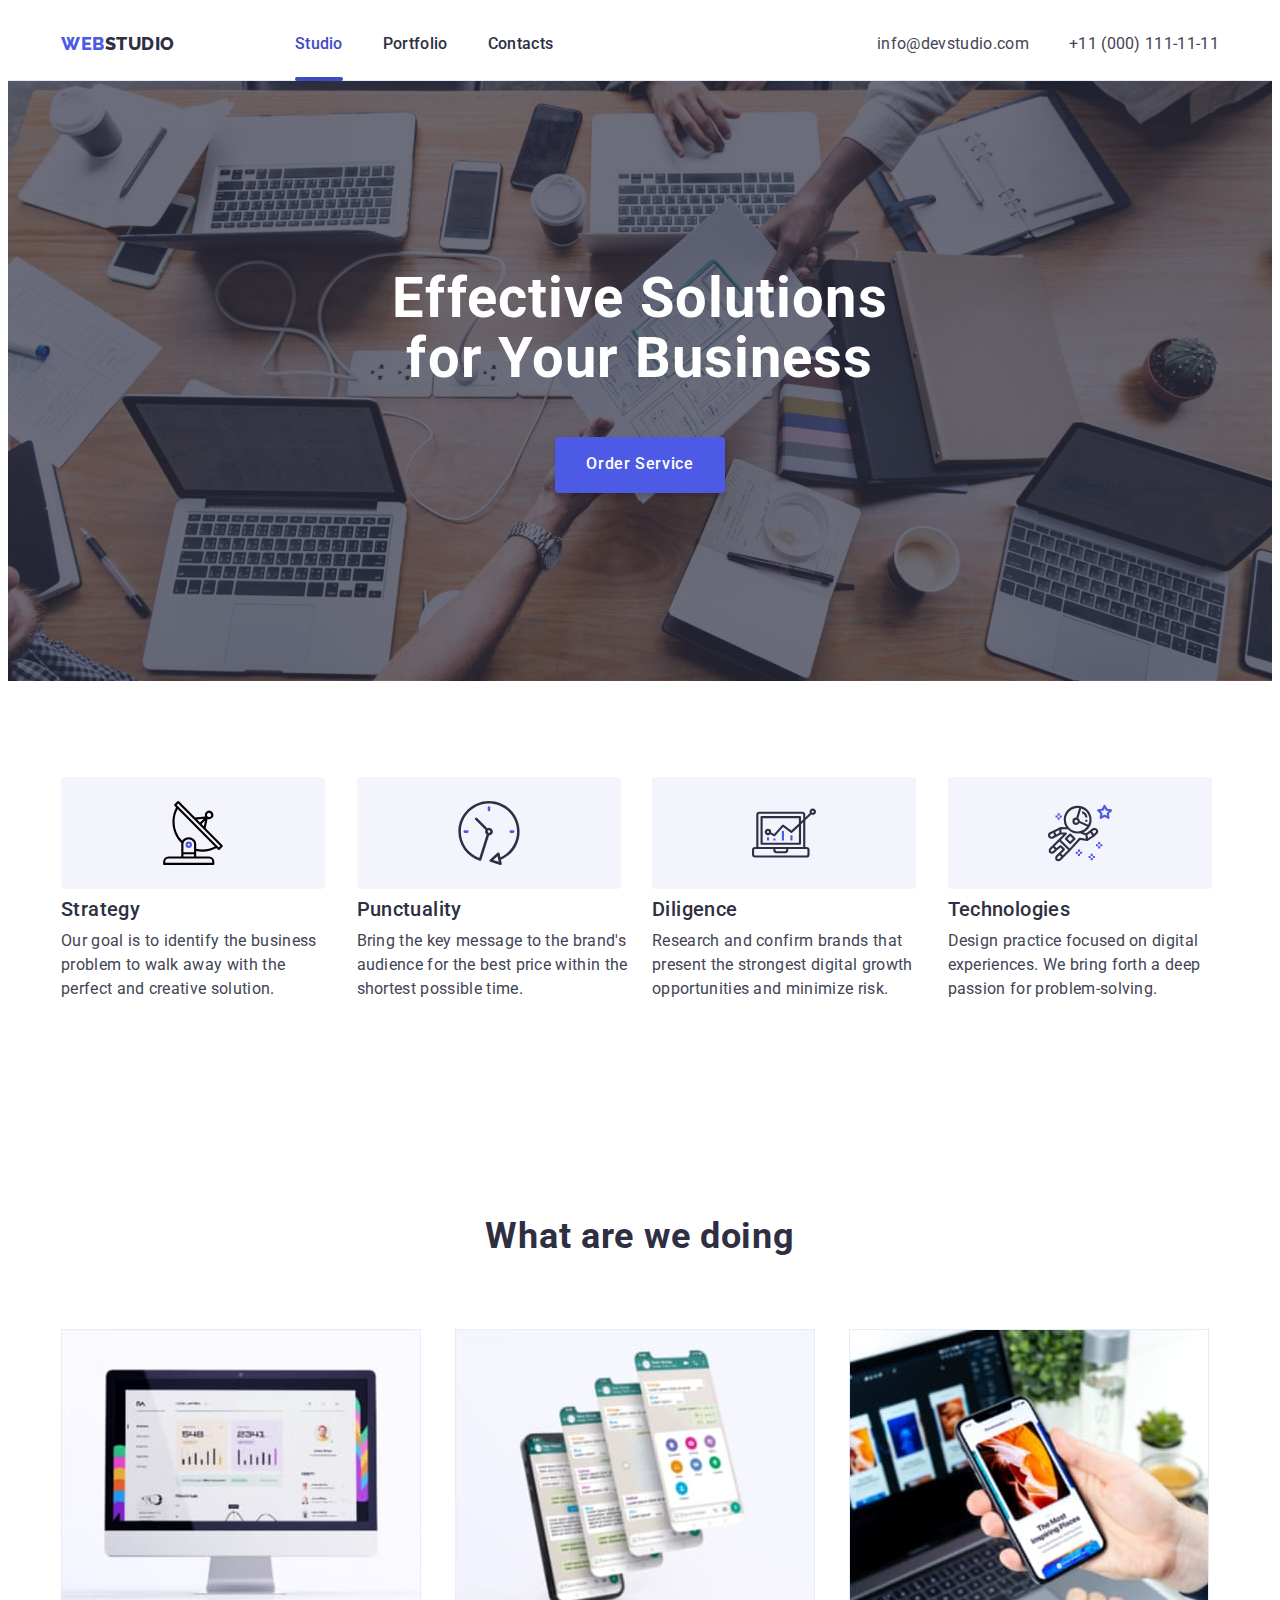
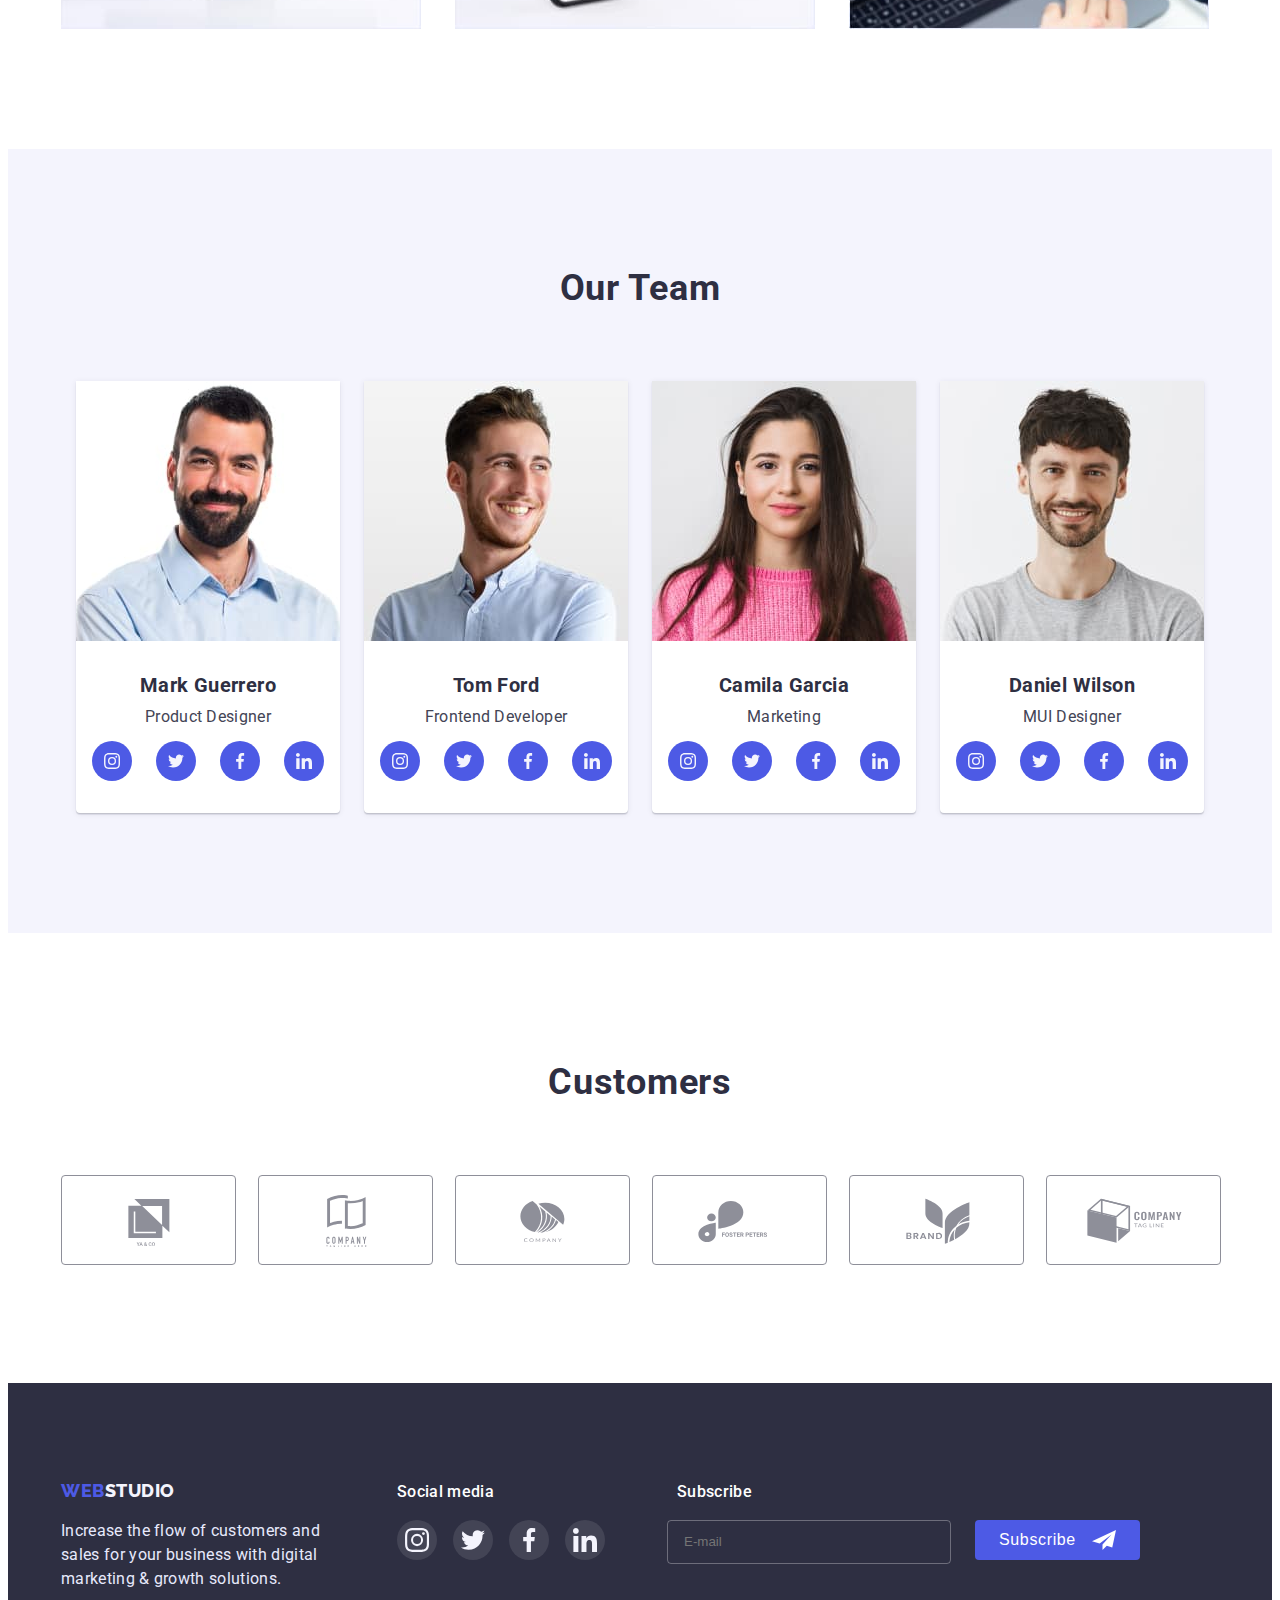
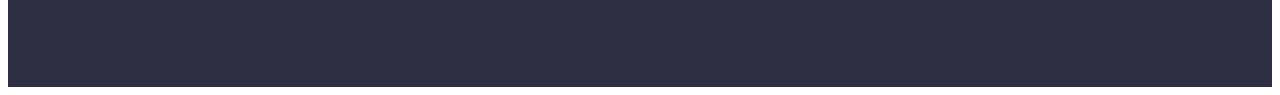
<file: index.html>
<!DOCTYPE html>
<html lang="en">
<head>
    <meta charset="UTF-8">
    <meta http-equiv="X-UA-Compatible" content="IE=edge">
    <meta name="viewport" content="width=device-width, initial-scale=1.0">
    <title>WebStudio</title>
    <link href="https://fonts.googleapis.com/css2?family=Raleway:wght@800&family=Roboto:wght@400;500;700;900&display=swap" rel="stylesheet"
    />
    <link rel="stylesheet" href="https://cdnjs.cloudflare.com/ajax/libs/modern-normalize/1.1.0/modern-normalize.min.css" 
    integrity="sha512-wpPYUAdjBVSE4KJnH1VR1HeZfpl1ub8YT/NKx4PuQ5NmX2tKuGu6U/JRp5y+Y8XG2tV+wKQpNHVUX03MfMFn9Q==" 
    crossorigin="anonymous" 
    referrerpolicy="no-referrer" 
    />
    <link rel="stylesheet" href="css/styles.css" />
    <link rel="stylesheet" href="css/mobil.css" />
    <link rel="stylesheet" href="css/tablet.css" />
    <link rel="stylesheet" href="css/desktop.css" />
</head>
<body>
    <header class="header">
        <div class="container">
           <nav class="menu-nav">
                <a href="./index.html" class="logo header-logo"><span class="accent">Web</span>Studio</a>
                <ul class="menu-list">
                    <li class="menu-item"><a href="./index.html" class="menu-link current">Studio</a></li>
                    <li class="menu-item"><a href="./portfolio.html" class="menu-link">Portfolio</a></li>
                    <li class="menu-item"><a href="" class="menu-link">Contacts</a></li>
                </ul>
           </nav>
            <ul class="header-list"> 
                <li class="header-item"><a href="mailto:info@devstudio.com" class="header-link">info@devstudio.com</a></li>
                <li class="header-item"><a href="tel:+11(000)111-11-11" class="header-link">+11 (000) 111-11-11</a></li>
            </ul>
            <button type="button" class="menu-open" data-menu-open>
                <svg class="menu-open-icon" width="32" height="22">
                    <use href="./imges/icon.svg#icon-hamburger"></use>
                </svg>
            </button>
        </div>
        <div class="mob-menu is-hidden" data-menu>
            <div class="container">
                <div class="mob-menu-top">
                    <button type="button" class="menu-close" data-menu-close>
                        <svg class="menu-close-icon" width="8" height="8">
                            <use href="./imges/icon.svg#icon-close-btn"></use>
                        </svg>
                    </button>
                    <nav>
                        <ul class="mob-menu-list">
                            <li class="mob-menu-item"><a href="./index.html" class="mob-menu-link current">Studio</a></li>
                            <li class="mob-menu-item"><a href="./portfolio.html" class="mob-menu-link">Portfolio</a></li>
                            <li class="mob-menu-item"><a href="" class="mob-menu-link">Contacts</a></li>
                        </ul>
                    </nav>
                </div>
                <div class="mob-menu-bottom">
                    <ul class="mob-menu-bottom-list"> 
                        <li class="mob-menu-bottom-item"><a href="mailto:info@devstudio.com" class="mob-menu-mail">info@devstudio.com</a></li>
                        <li class="mob-menu-bottom-item"><a href="tel:+11(000)111-11-11" class="mob-menu-tel">+11 (000) 111-11-11</a></li>
                    </ul>
                    <ul class="mob-menu-soc-list">
                        <li class="mob-menu-soc-item">
                            <a href="" class="mob-menu-soc-link">
                                <svg class="mob-menu-soc-icon" width="24" height="24">
                                    <use href="./imges/icon.svg#icon-instagram"></use>
                                </svg>
                            </a>
                        </li>
                        <li class="mob-menu-soc-item">
                            <a href="" class="mob-menu-soc-link">
                                <svg class="mob-menu-soc-icon" width="24" height="24">
                                    <use href="./imges/icon.svg#icon-twitter"></use>
                                </svg>
                            </a>
                        </li>
                        <li class="mob-menu-soc-item">
                            <a href="" class="mob-menu-soc-link">
                                <svg class="mob-menu-soc-icon" width="24" height="24">
                                    <use href="./imges/icon.svg#icon-facebook"></use>
                                </svg>
                            </a>
                        </li>
                        <li class="mob-menu-soc-item">
                            <a href="" class="mob-menu-soc-link">
                                <svg class="mob-menu-soc-icon" width="24" height="24">
                                    <use href="./imges/icon.svg#icon-linkedin"></use>
                                </svg>
                            </a>
                        </li>
                    </ul>
                </div>
            </div>
        </div>
    </header>
    <main>
        <section class="hero overlay">
            <div class="container">
                <h1 class="hero-name">Effective Solutions <br /> for Your Business</h1> 
                <button type="button" class="btn hero-btn" data-modal-open>Order Service</button>
            </div>
         </section>
         <section class="skills">
            <div class="container">
                <h2 class="skills-title visually-hidden">Skills</h2>
                <ul class="skills-list">
                    <li class="skills-item">
                       <div class="icon-wrap">
                            <svg class="skills-icon" width="64" height="64">
                                <use href="./imges/icon.svg#icon-antenna"></use>
                            </svg>
                       </div>
                        <h3 class="skills-item-title">Strategy</h3>
                         <p class="text">Our goal is to identify the business
                             problem to walk away with the perfect and creative solution. </p>
                   </li>
                    <li class="skills-item">
                        <div class="icon-wrap">
                            <svg class="skills-icon" width="64" height="64">
                                <use href="./imges/icon.svg#icon-clock"></use>
                            </svg>
                       </div>
                        <h3 class="skills-item-title">Punctuality</h3>
                        <p class="text">Bring the key message to the brand's audience for the best price within the shortest possible time.</p>
                    </li>
                    <li class="skills-item">
                        <div class="icon-wrap">
                            <svg class="skills-icon" width="64" height="64">
                                <use href="./imges/icon.svg#icon-diagram"></use>
                            </svg>
                       </div>
                        <h3 class="skills-item-title">Diligence</h3>
                        <p class="text">Research and confirm brands that present the strongest digital growth opportunities and minimize risk.</p>
                    </li>
                    <li class="skills-item">
                        <div class="icon-wrap">
                            <svg class="skills-icon" width="64" height="64">
                                <use href="./imges/icon.svg#icon-astronaut"></use>
                            </svg>
                       </div>
                        <h3 class="skills-item-title">Technologies</h3>
                        <p class="text">Design practice focused on digital experiences. We bring forth a deep passion for problem-solving.</p>
                    </li>
                </ul>
            </div>
         </section>
         <section class="descr section">
            <div class="container">
                    <h2 class="descr-title">What are we doing</h2>
                 <ul class="descr-list">
                     <li class="descr-item">
                         <img src="./imges/Rectangle71.jpg" alt="laptop" width="360">
                     </li>
                     <li class="descr-item">
                         <img src="./imges/Rectangle72.jpg" alt="phone with pages" width="360">
                     </li>
                     <li class="descr-item">
                         <img src="./imges/Rectangle73.jpg" alt="phone in hand" width="360">
                     </li>
                 </ul>
            </div>
         </section>
         <section class="team section">
             <div class="container">
                    <h2 class="team-title">Our Team</h2>
                 <ul class="team-list">
                    <li class="team-item">
                        <img 
                        src="./imges/img.jpg"
                        srcset="./imges/img.jpg 1x, ./imges/img-2x.jpg 2x"
                        alt="Mark Guerrero" 
                        width="264">
                        <div class="team-item-wrap">
                            <h3 class="team-item-title">Mark Guerrero</h3>
                            <p class="text">Product Designer</p>
                            <ul class="team-soc-list">
                                <li class="team-soc-item">
                                    <a href="" class="team-soc-link">
                                        <svg class="team-soc-icon" width="16" height="16">
                                            <use href="./imges/icon.svg#icon-instagram"></use>
                                        </svg>
                                    </a>
                                </li>
                                <li class="team-soc-item">
                                    <a href="" class="team-soc-link">
                                        <svg class="team-soc-icon" width="16" height="16">
                                            <use href="./imges/icon.svg#icon-twitter"></use>
                                        </svg>
                                    </a>
                                </li>
                                <li class="team-soc-item">
                                    <a href="" class="team-soc-link">
                                        <svg class="team-soc-icon" width="16" height="16">
                                            <use href="./imges/icon.svg#icon-facebook"></use>
                                        </svg>
                                    </a>
                                </li>
                                <li class="team-soc-item">
                                    <a href="" class="team-soc-link">
                                        <svg class="team-soc-icon" width="16" height="16">
                                            <use href="./imges/icon.svg#icon-linkedin"></use>
                                        </svg>
                                    </a>
                                </li>
                            </ul>
                        </div>
                    </li>
                    <li class="team-item">
                        <img 
                        src="./imges/img2.jpg"
                        srcset="./imges/img2.jpg 1x, ./imges/img2-2x.jpg 2x" 
                        alt="Tom Ford" 
                        width="264">
                        <div class="team-item-wrap">
                            <h3 class="team-item-title">Tom Ford</h3>
                            <p class="text">Frontend Developer</p>
                            <ul class="team-soc-list">
                                <li class="team-soc-item">
                                    <a href="" class="team-soc-link">
                                        <svg class="team-soc-icon" width="16" height="16">
                                            <use href="./imges/icon.svg#icon-instagram"></use>
                                        </svg>
                                    </a>
                                </li>
                                <li class="team-soc-item">
                                    <a href="" class="team-soc-link">
                                        <svg class="team-soc-icon" width="16" height="16">
                                            <use href="./imges/icon.svg#icon-twitter"></use>
                                        </svg>
                                    </a>
                                </li>
                                <li class="team-soc-item">
                                    <a href="" class="team-soc-link">
                                        <svg class="team-soc-icon" width="16" height="16">
                                            <use href="./imges/icon.svg#icon-facebook"></use>
                                        </svg>
                                    </a>
                                </li>
                                <li class="team-soc-item">
                                    <a href="" class="team-soc-link">
                                        <svg class="team-soc-icon" width="16" height="16">
                                            <use href="./imges/icon.svg#icon-linkedin"></use>
                                        </svg>
                                    </a>
                                </li>
                            </ul>
                        </div>
                    </li>
                    <li class="team-item">
                        <img 
                        src="./imges/img3.jpg"
                        srcset="./imges/img3.jpg 1x, ./imges/img3-2x.jpg 2x" 
                        alt="Camila Garcia" 
                        width="264">
                        <div class="team-item-wrap">
                            <h3 class="team-item-title">Camila Garcia</h3>
                           <p class="text">Marketing</p>
                           <ul class="team-soc-list">
                                <li class="team-soc-item">
                                <a href="" class="team-soc-link">
                                    <svg class="team-soc-icon" width="16" height="16">
                                        <use href="./imges/icon.svg#icon-instagram"></use>
                                    </svg>
                                </a>
                                </li>
                                <li class="team-soc-item">
                                <a href="" class="team-soc-link">
                                    <svg class="team-soc-icon" width="16" height="16">
                                        <use href="./imges/icon.svg#icon-twitter"></use>
                                    </svg>
                                </a>
                                </li>
                                <li class="team-soc-item">
                                <a href="" class="team-soc-link">
                                    <svg class="team-soc-icon" width="16" height="16">
                                        <use href="./imges/icon.svg#icon-facebook"></use>
                                    </svg>
                                </a>
                                </li>
                                <li class="team-soc-item">
                                    <a href="" class="team-soc-link">
                                        <svg class="team-soc-icon" width="16" height="16">
                                            <use href="./imges/icon.svg#icon-linkedin"></use>
                                        </svg>
                                    </a>
                                </li>
                            </ul>
                        </div>
                    </li>
                    <li class="team-item">
                        <img 
                        src="./imges/img4.jpg"
                        srcset="./imges/img4.jpg 1x, ./imges/img4-2x.jpg 2x"  
                        alt="Daniel Wilson" 
                        width="264">
                        <div class="team-item-wrap">
                            <h3 class="team-item-title">Daniel Wilson</h3>
                           <p class="text">MUI Designer</p>
                           <ul class="team-soc-list">
                            <li class="team-soc-item">
                                <a href="" class="team-soc-link">
                                    <svg class="team-soc-icon" width="16" height="16">
                                        <use href="./imges/icon.svg#icon-instagram"></use>
                                    </svg>
                                </a>
                            </li>
                            <li class="team-soc-item">
                                <a href="" class="team-soc-link">
                                    <svg class="team-soc-icon" width="16" height="16">
                                        <use href="./imges/icon.svg#icon-twitter"></use>
                                    </svg>
                                </a>
                            </li>
                            <li class="team-soc-item">
                                <a href="" class="team-soc-link">
                                    <svg class="team-soc-icon" width="16" height="16">
                                        <use href="./imges/icon.svg#icon-facebook"></use>
                                    </svg>
                                </a>
                            </li>
                            <li class="team-soc-item">
                                <a href="" class="team-soc-link">
                                    <svg class="team-soc-icon" width="16" height="16">
                                        <use href="./imges/icon.svg#icon-linkedin"></use>
                                    </svg>
                                </a>
                            </li>
                        </ul>
                        </div>
                    </li>
                 </ul>
             </div>
         </section>
         <section class="customers">
            <div class="container">
                <h2 class="customers-title">Customers</h2>
                <ul class="customers-list">
                    <li class="customers-item">
                        <a href="" class="customers-link">
                            <svg class="customers-icon" width="104" height="56">
                                <use href="./imges/icon.svg#icon-logo-first"></use>
                            </svg>
                        </a>
                    </li>
                    <li class="customers-item">
                        <a href="" class="customers-link">
                            <svg class="customers-icon" width="104" height="56">
                                <use href="./imges/icon.svg#icon-logo-second"></use>
                            </svg>
                        </a>
                    </li>
                    <li class="customers-item">
                        <a href="" class="customers-link">
                            <svg class="customers-icon" width="104" height="56">
                                <use href="./imges/icon.svg#icon-logo-third"></use>
                            </svg>
                        </a>
                    </li>
                    <li class="customers-item">
                        <a href="" class="customers-link">
                            <svg class="customers-icon" width="104" height="56">
                                <use href="./imges/icon.svg#icon-logo-fourth"></use>
                            </svg>
                        </a>
                    </li>
                    <li class="customers-item" >
                        <a href="" class="customers-link">
                            <svg class="customers-icon" width="104" height="56">
                                <use href="./imges/icon.svg#icon-logo-fifth"></use>
                            </svg>
                        </a>
                    </li>
                    <li class="customers-item">
                        <a href="" class="customers-link">
                            <svg class="customers-icon" width="104" height="56">
                                <use href="./imges/icon.svg#icon-logo-sixth"></use>
                            </svg>
                        </a>
                    </li>
                </ul>
            </div>
         </section>
    </main>
    <footer class="footer">
       <div class="container">
            <div class="footer-wrap">
                <a href="./index.html" class="logo"><span class="accent">Web</span>Studio</a>
                <p class="footer-text">Increase the flow of customers and sales for your business with digital marketing & growth solutions.</p>
            </div>
            <div class="soc-madia-wrap">
                <h3 class="soc-madia-title">Social media</h3>
                <ul class="soc-madia-list">
                    <li class="soc-madia-item">
                        <a href="" class="soc-madia-link">
                            <svg class="soc-madia-icon" width="24" height="24">
                                <use href="./imges/icon.svg#icon-instagram"></use>
                            </svg>
                        </a>
                    </li>
                    <li class="soc-madia-item">
                        <a href="" class="soc-madia-link">
                            <svg class="soc-madia-icon" width="24" height="24">
                                <use href="./imges/icon.svg#icon-twitter"></use>
                            </svg>
                        </a>
                    </li>
                    <li class="soc-madia-item">
                        <a href="" class="soc-madia-link">
                            <svg class="soc-madia-icon" width="24" height="24">
                                <use href="./imges/icon.svg#icon-facebook"></use>
                            </svg>
                        </a>
                    </li>
                    <li class="soc-madia-item">
                        <a href="" class="soc-madia-link">
                            <svg class="soc-madia-icon" width="24" height="24">
                                <use href="./imges/icon.svg#icon-linkedin"></use>
                            </svg>
                        </a>
                    </li>
                </ul>
            </div>
            <div class="subscribe-wrap">
                <h3 class="subscribe-title">Subscribe</h3>
                <form class="subscribe-form">
                    <div class="subscribe-form-top">
                        <label for="user-email" class="subscribe-text"></label>
                        <input type="email" name="email" id="user-email" class="subscribe-input" placeholder="E-mail">
                    </div>
                    <div class="subscribe-form-btm">
                        <div class="btn-wrap">
                            <button type="submit" class="subscribe-btn">Subscribe
                            <svg class="subscribe-icon" width="24" height="24">
                                <use href="./imges/icon.svg#icon-plane"></use>
                            </svg>
                            </button>
                        </div>
                    </div>
                </form>
            </div>
       </div>
    </footer>
    <div class="backdrop is-hidden" data-modal>
        <div class="modal">
            <button type="button" class="modal-close" data-modal-close>
                <svg class="modal-close-icon" width="8" height="8">
                    <use href="./imges/icon.svg#icon-close-btn"></use>
                </svg>
            </button>
            <p class="modal-title">Leave your contacts and we will call you back</p>
            <form class="modal-form">
                <div class="modal-field">
                    <label for="name" class="input-text">Name</label>
                    <div class="input-wrap">
                        <input type="text" name="name" id="name" class="modal-input">
                        <svg class="input-icon" width="18" height="18">
                            <use href="./imges/icon.svg#icon-person"></use>
                        </svg>
                    </div>
                </div>
                <div class="modal-field">
                    <label for="tel" class="input-text">Phone</label>
                   <div class="input-wrap">
                        <input type="tel" name="tel" id="tel" class="modal-input">
                        <svg class="input-icon" width="18" height="24">
                            <use href="./imges/icon.svg#icon-phone"></use>
                        </svg>
                   </div>
                </div>
                <div class="modal-field">
                    <label for="email" class="input-text">Email</label>
                    <div class="input-wrap">
                        <input type="email" name="email" id="email" class="modal-input">
                        <svg class="input-icon" width="18" height="24">
                            <use href="./imges/icon.svg#icon-email"></use>
                        </svg>
                    </div>
                </div>
                <div class="modal-field">
                    <label for="comment" class="input-text">Comment</label>
                    <textarea name="comment" id="comment" class="modal-comment" placeholder="Text input"></textarea>
                </div>
                <div class="modal-field">
                    <input type="checkbox" name="policy" id="policy" value="true" class="input-check visually-hidden" required>
                    <label for="policy" class="check-text">
                        <span>
                        <svg class="check-icon" width="10" height="8">
                             <use href="./imges/icon.svg#icon-yes"></use>
                        </svg>
                        </span>I accept the terms and conditions of the&#160;<a href="" class="check-link">Privacy Policy</a>
                    </label>
                </div>
                <button type="submit" class="submit-btn">Send</button>
            </form>
        </div>
    </div>
    <script src="./js/modal.js"></script>
    <script src="./js/menu.js"></script>
</body>
</html>
</file>
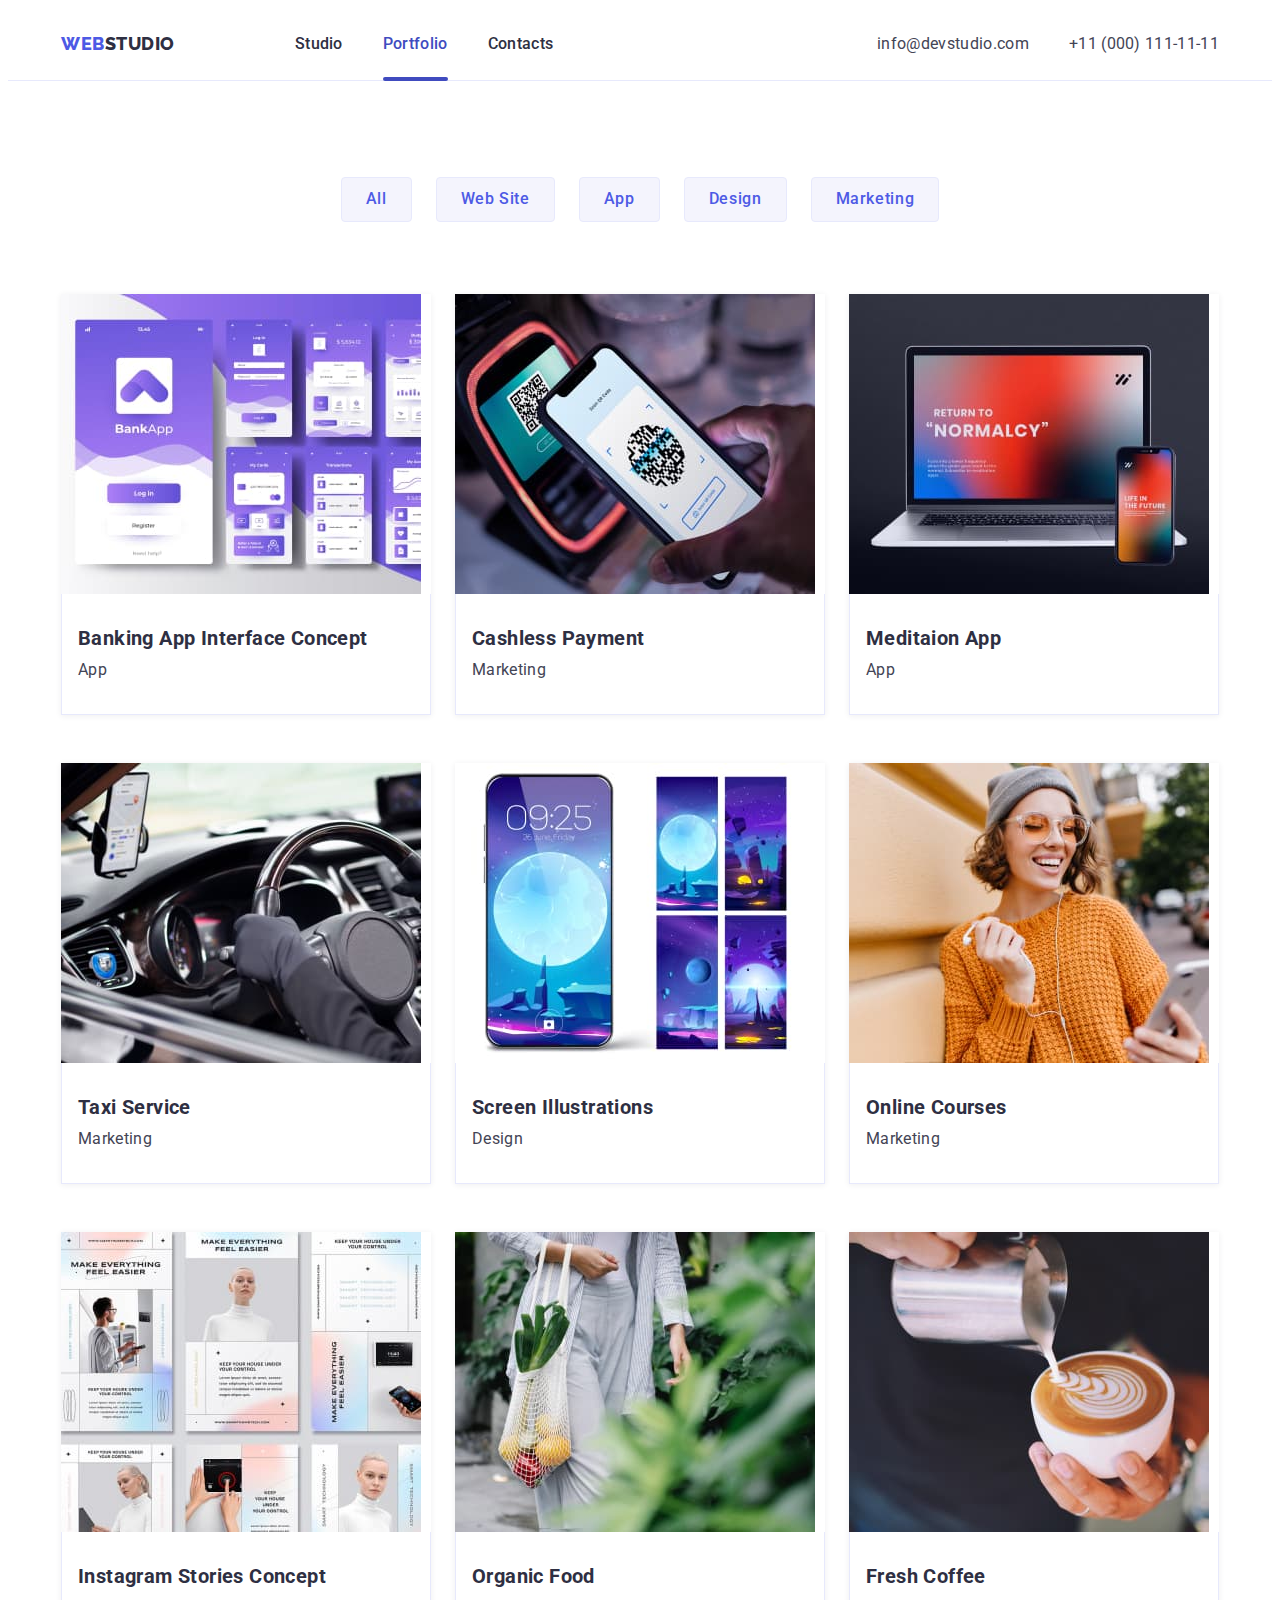
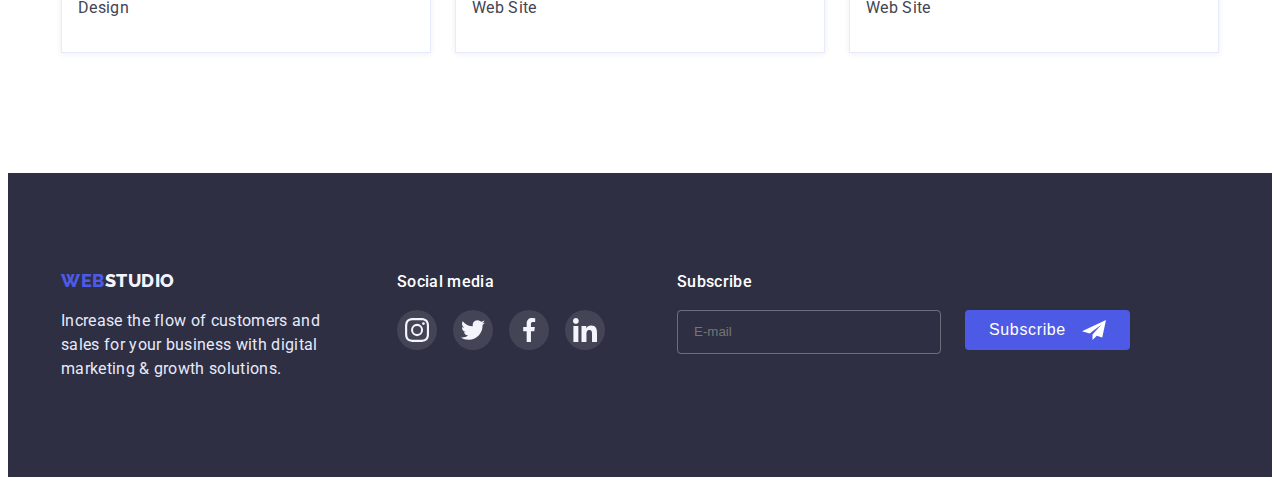
<file: portfolio.html>
<!DOCTYPE html>
<html lang="en">
<head>
    <meta charset="UTF-8">
    <meta http-equiv="X-UA-Compatible" content="IE=edge">
    <meta name="viewport" content="width=device-width, initial-scale=1.0">
    <title>WebStudio</title>
    <link href="https://fonts.googleapis.com/css2?family=Raleway:wght@800&family=Roboto:wght@400;500;700;900&display=swap" rel="stylesheet" />
     <link rel="stylesheet" href="https://cdnjs.cloudflare.com/ajax/libs/modern-normalize/1.1.0/modern-normalize.min.css" 
    integrity="sha512-wpPYUAdjBVSE4KJnH1VR1HeZfpl1ub8YT/NKx4PuQ5NmX2tKuGu6U/JRp5y+Y8XG2tV+wKQpNHVUX03MfMFn9Q==" 
    crossorigin="anonymous" 
    referrerpolicy="no-referrer" 
    />
    <link rel="stylesheet" href="css/styles.css" />
    <link rel="stylesheet" href="css/mobil.css" />
    <link rel="stylesheet" href="css/tablet.css" />
    <link rel="stylesheet" href="css/desktop.css" />
</head>
<body>
    <header class="header">
        <div class="container">
           <nav class="menu-nav">
                <a href="./index.html" class="logo header-logo"><span class="accent">Web</span>Studio</a>
                <ul class="menu-list">
                    <li class="menu-item"><a href="./index.html" class="menu-link">Studio</a></li>
                    <li class="menu-item"><a href="./portfolio.html" class="menu-link current">Portfolio</a></li>
                    <li class="menu-item"><a href="" class="menu-link">Contacts</a></li>
                </ul>
           </nav>
            <ul class="header-list"> 
                <li class="header-item"><a href="mailto:info@devstudio.com" class="header-link">info@devstudio.com</a></li>
                <li class="header-item"><a href="tel:+11(000)111-11-11" class="header-link">+11 (000) 111-11-11</a></li>
            </ul>
        </div>
    </header>
   <main>
    <section class="portfolio">
        <div class="container">
            <h1 class="portfolio-title visually-hidden">Portfolio</h1>
            <ul class="portfolio-list">
                <li class="portfolio-item"><button type="button" class="btn portfolio-btn">All</button></li>
                <li class="portfolio-item"><button type="button" class="btn portfolio-btn">Web Site</button></li>
                <li class="portfolio-item"><button type="button" class="btn portfolio-btn">App</button></li>
                <li class="portfolio-item"><button type="button" class="btn portfolio-btn">Design</button></li>
                <li class="portfolio-item"><button type="button" class="btn portfolio-btn">Marketing</button></li>
            </ul>
            <ul class="portfolio-menu-list">
                <li class="portfolio-menu-item">
                    <a href="/" class="portfolio-menu-link">
                    <div class="portfolio-menu-wrap">
                        <img src="./imges/img-bank.jpg" alt="banking app" width="360">
                        <p class="portfolio-menu-text">14 Stylish and User-Friendly App Design Concepts · Task Manager App · Calorie Tracker App · Exotic Fruit Ecommerce App · Cloud Storage App</p>
                    </div>
                        <div class="card-wrap">
                            <h2 class="portfolio-menu-title">Banking App Interface Concept</h2>
                            <p class="text">App</p>
                        </div>
                    </a>
                </li>
                <li class="portfolio-menu-item">
                    <a href="/" class="portfolio-menu-link"> 
                    <div class="portfolio-menu-wrap">
                        <img src="./imges/img-pay.jpg" alt="payment" width="360">
                        <p class="portfolio-menu-text">14 Stylish and User-Friendly App Design Concepts · Task Manager App · Calorie Tracker App · Exotic Fruit Ecommerce App · Cloud Storage App</p>
                    </div>
                        <div class="card-wrap">
                            <h2 class="portfolio-menu-title">Cashless Payment</h2>
                            <p class="text">Marketing</p>
                        </div>
                    </a>
                </li>
                <li class="portfolio-menu-item">
                    <a href="/" class="portfolio-menu-link">
                    <div class="portfolio-menu-wrap">
                        <img src="./imges/img-medit.jpg" alt="laptop and phone" width="360">
                        <p class="portfolio-menu-text">14 Stylish and User-Friendly App Design Concepts · Task Manager App · Calorie Tracker App · Exotic Fruit Ecommerce App · Cloud Storage App</p>
                    </div>
                        <div class="card-wrap">
                            <h2 class="portfolio-menu-title">Meditaion App</h2>
                            <p class="text">App</p>
                        </div>
                    </a>
                </li>
                <li class="portfolio-menu-item">
                    <a href="/" class="portfolio-menu-link">
                    <div class="portfolio-menu-wrap">
                        <img src="./imges/img-taxi.jpg" alt="taxi" width="360">
                        <p class="portfolio-menu-text">14 Stylish and User-Friendly App Design Concepts · Task Manager App · Calorie Tracker App · Exotic Fruit Ecommerce App · Cloud Storage App</p>
                    </div>
                        <div class="card-wrap">
                            <h2 class="portfolio-menu-title">Taxi Service</h2>
                            <p class="text">Marketing</p>
                       </div>
                    </a>
                </li>
                <li class="portfolio-menu-item">
                   <a href="/" class="portfolio-menu-link">
                    <div class="portfolio-menu-wrap">
                        <img src="./imges/img-screen.jpg" alt="phone and screens" width="360">
                        <p class="portfolio-menu-text">14 Stylish and User-Friendly App Design Concepts · Task Manager App · Calorie Tracker App · Exotic Fruit Ecommerce App · Cloud Storage App</p>
                    </div>
                       <div class="card-wrap">
                            <h2 class="portfolio-menu-title">Screen Illustrations</h2>
                            <p class="text">Design</p>
                       </div>
                   </a>
                </li>
                <li class="portfolio-menu-item">
                   <a href="/" class="portfolio-menu-link">
                    <div class="portfolio-menu-wrap">
                        <img src="./imges/img-courses.jpg" alt="girl with phone" width="360">
                        <p class="portfolio-menu-text">14 Stylish and User-Friendly App Design Concepts · Task Manager App · Calorie Tracker App · Exotic Fruit Ecommerce App · Cloud Storage App</p>
                    </div>
                       <div class="card-wrap">
                            <h2 class="portfolio-menu-title">Online Courses</h2>
                            <p class="text">Marketing</p>
                       </div>
                   </a>
                </li>
                <li class="portfolio-menu-item">
                    <a href="/" class="portfolio-menu-link">
                    <div class="portfolio-menu-wrap">
                        <img src="./imges/img-stories.jpg" alt="stories exemples" width="360">
                        <p class="portfolio-menu-text">14 Stylish and User-Friendly App Design Concepts · Task Manager App · Calorie Tracker App · Exotic Fruit Ecommerce App · Cloud Storage App</p>
                    </div>
                       <div class="card-wrap">
                            <h2 class="portfolio-menu-title">Instagram Stories Concept</h2>
                            <p class="text">Design</p>
                       </div>
                    </a>
                </li>
                <li class="portfolio-menu-item">
                    <a href="/" class="portfolio-menu-link">
                    <div class="portfolio-menu-wrap">
                        <img src="./imges/img-food.jpg" alt="woman carrying groceries" width="360">
                        <p class="portfolio-menu-text">14 Stylish and User-Friendly App Design Concepts · Task Manager App · Calorie Tracker App · Exotic Fruit Ecommerce App · Cloud Storage App</p>
                    </div>
                       <div class="card-wrap">
                            <h2 class="portfolio-menu-title">Organic Food</h2>
                            <p class="text">Web Site</p>
                       </div>
                    </a>
                </li>
                <li class="portfolio-menu-item">
                    <a href="/" class="portfolio-menu-link">
                    <div class="portfolio-menu-wrap">
                        <img src="./imges/img-coffee.jpg" alt="cup of coffee" width="360">
                        <p class="portfolio-menu-text">14 Stylish and User-Friendly App Design Concepts · Task Manager App · Calorie Tracker App · Exotic Fruit Ecommerce App · Cloud Storage App</p>
                    </div>
                        <div class="card-wrap">
                            <h2 class="portfolio-menu-title">Fresh Coffee</h2>
                            <p class="text">Web Site</p>
                        </div>
                    </a>
                </li>
            </ul>
        </div>
    </section>
   </main>
   <footer class="footer">
    <div class="container">
         <div class="footer-wrap">
             <a href="./index.html" class="logo"><span class="accent">Web</span>Studio</a>
             <p class="footer-text">Increase the flow of customers and sales for your business with digital marketing & growth solutions.</p>
         </div>
         <div class="soc-madia-wrap">
             <h3 class="soc-madia-title">Social media</h3>
             <ul class="soc-madia-list">
                 <li class="soc-madia-item">
                     <a href="" class="soc-madia-link">
                         <svg class="soc-madia-icon" width="24" height="24">
                             <use href="./imges/icon.svg#icon-instagram"></use>
                         </svg>
                     </a>
                 </li>
                 <li class="soc-madia-item">
                     <a href="" class="soc-madia-link">
                         <svg class="soc-madia-icon" width="24" height="24">
                             <use href="./imges/icon.svg#icon-twitter"></use>
                         </svg>
                     </a>
                 </li>
                 <li class="soc-madia-item">
                     <a href="" class="soc-madia-link">
                         <svg class="soc-madia-icon" width="24" height="24">
                             <use href="./imges/icon.svg#icon-facebook"></use>
                         </svg>
                     </a>
                 </li>
                 <li class="soc-madia-item">
                     <a href="" class="soc-madia-link">
                         <svg class="soc-madia-icon" width="24" height="24">
                             <use href="./imges/icon.svg#icon-linkedin"></use>
                         </svg>
                     </a>
                 </li>
             </ul>
         </div>
         <div class="subscribe-wrap">
            <h3 class="subscribe-title">Subscribe</h3>
            <form class="subscribe-form">
                <label for="user-email" class="subscribe-text"></label>
                <input type="email" name="email" id="user-email" class="subscribe-input" placeholder="E-mail">
                <div class="btn-wrap">
                    <button type="submit" class="subscribe-btn">Subscribe
                    <svg class="subscribe-icon" width="24" height="24">
                        <use href="./imges/icon.svg#icon-plane"></use>
                    </svg>
                    </button>
                </div>
        </form>
        </div>
    </div>
 </footer>
</body>
</html>
</file>
<file: css/styles.css>
:root {
    --second-text-color:#2E2F42;
    --first-text-color: #434455; 
    --first-background-color: #ffffff;
    --secong-background-color: #2E2F42;
    --accent : #4D5AE5;
    --footer-text : #E7E9FC;
}

body {
    background-color: var(--first-background-color);
    color: var(--first-text-color) ;
    font-family: 'Roboto', sans-serif;
}

.no-scroll {
    overflow: hidden;
}

h1,
h2,
h3,
h4,
h5,
h6,
p {
    margin: 0;
}

ul {
    margin: 0;
    padding-left: 0;
}

img {
    display: block;
    max-width: 100%;
    height: auto;
}

.skills-list,
.header-list,
.menu-list,
.descr-list,
.team-list,
.portfolio-list,
.portfolio-menu-list,
.team-soc-list,
.customers-list,
.soc-madia-list,
.mob-menu-list,
.mob-menu-bottom-list,
.mob-menu-soc-list {
list-style-type: none;
}

.header-link,
.menu-link,
.portfolio-menu-link,
.team-soc-link,
.mob-menu-link,
.mob-menu-bottom-link,
.mob-menu-mail,
.mob-menu-tel {
    text-decoration: none;
}

.visually-hidden {
    position: absolute;
    white-space: nowrap;
    width: 1px;
    height: 1px;
    overflow: hidden;
    border: 0;
    padding: 0;
    clip: rect(0 0 0 0);
    clip-path: inset(50%);
    margin: -1px;
}

.container {
    max-width: 428px;
    width: 100%;
    padding: 0 15px;
    margin: 0 auto;
}

.section {
    padding-top: 120px;
    padding-bottom: 120px;
}


/* ----------Header-------- */
.logo {
    color: var(--second-text-color);
    font-family: 'Raleway', sans-serif;
    font-style: normal;
    font-weight: 800;
    font-size: 18px;
    line-height: 1.33;
    letter-spacing: 0.03em;
    text-transform: uppercase;
    text-decoration: none;
}

.accent {
    color: var(--accent);
    font-family: 'Raleway', sans-serif;
    font-style: normal;
    font-weight: 800;
    font-size: 18px;
    line-height: 1.33px;
    letter-spacing: 0.03em;
    text-transform: uppercase;
    text-decoration: none;
}

.header {
    padding-top: 24px;
    padding-bottom: 24px;
    border-bottom: 1px solid #E7E9FC;
}

.header-link {
font-family: 'Roboto', sans-serif;
font-weight: 400;
font-size: 12px;
line-height: 1.33;
letter-spacing: 0.02em;
color: var(--first-text-color);
transition: color 250ms cubic-bezier(0.4, 0, 0.2, 1);
}

.header-link:hover,
.header-link:focus {
color: #404BBF;
}

.header > .container {
    display: flex;
}

.header-logo{
    margin-right: 76px;
}

.menu-nav {
    display: flex;
    margin-right: auto;
}

.menu-list, .header-list {
    display: none;
}

/* ----------mob-menu-------- */

.menu-open {
    width: 32px;
    height: 22px;
    padding: 0;
    background-color: transparent;
    border: none;
}

.menu-close {
width: 24px;
height: 24px;
border-radius: 50%;
align-items: center;
justify-content: center;
background-color: #E7E9FC;
border-color: 1px solid rgba(0, 0, 0, 0.1);
}

.menu-open-icon {
    stroke: #2E2F42;
}

.mob-menu {
    position: fixed;
    top: 0;
    width: 100vw;
    height: 100vh;
    background-color: #FFFFFF;
    padding-top: 40px;
    padding-bottom: 40px;

}

.mob-menu > .container {
    height: 100%;
    display: flex;
    flex-direction: column;
    justify-content: space-between;
    overflow: auto;
  }

  .menu-close {
    width: 24px;
    height: 24px;
    border-radius: 50%;
    background: #E7E9FC;
    border: 1px solid rgba(0, 0, 0, 0.1);
    display: flex;
    align-items: center;
    justify-content: center;
    margin-left: auto;
    margin-bottom: 16px;
  }

  .mob-menu-item:not(:last-child) {
    margin-bottom: 40px;
  }

.mob-menu-link {
    font-weight: 700;
    font-size: 36px;
    line-height: 1.11;
    letter-spacing: 0.02em;
    color: #2E2F42;
    color: var(--second-text-color);
}

.mob-menu-list {
   margin-bottom: 40px;
}

.mob-menu-bottom-list {
    display: flex;
    flex-direction: column-reverse;
    gap: 40px;
    margin-bottom: 48px;
}
.mob-menu-mail {
    font-weight: 500;
    font-size: 20px;
    line-height: 1.2px;
    letter-spacing: 0.02em;
    color: #434455;
}

.mob-menu-tel {
    font-weight: 600;
    font-size: 36px;
    line-height: 1.11;
    text-transform: capitalize;
    color: #4D5AE5;
}

.mob-menu-soc-list {
    display: flex;
    justify-content: space-between;
    gap: 24px;
}

.mob-menu-soc-item {
    width: 40px;
    height: 40px;
}

.mob-menu-soc-link {
width: 100%;
height: 100%;
background-color: #4D5AE5;
border-radius: 50%;
display: flex;
align-items: center;
justify-content: center;
transition: background-color 250ms cubic-bezier(0.4, 0, 0.2, 1);

}

.mob-menu-soc-link:hover,
.tmob-menu-soc-link:focus {
    background-color: #404BBF;
}

.mob-menu-link.current {
    color: #404BBF;
}

/* ----------HERO-------- */

.hero {
    background: #2E2F42;
    padding-top: 112px;
    padding-bottom: 112px;
    text-align: center;
}

.overlay {
    max-width: 1440px;
    background-image: linear-gradient(to right, 
    rgba(46, 47, 66, 0.7), 
    rgba(46, 47, 66, 0.7)),
    url("../imges/people-office-mob.jpg");
    background-size: cover;
    background-position: center;
    margin-left: auto;
    margin-right: auto;
}

@media (min-device-pixel-ratio: 2),
  (min-resolution: 192dpi),
  (min-resolution: 2dppx) {
  .overlay {
    background-image: linear-gradient(to right, 
    rgba(46, 47, 66, 0.7), 
    rgba(46, 47, 66, 0.7)),
    url("../imges/people-office-mob-2x.jpg");
  }
}
 
.hero .container {
    text-align: center;
}

.hero-name {
font-weight: 700;
font-size: 36px;
line-height: 1.11;
letter-spacing: 0.02em;
color: #FFFFFF;
margin-bottom: 72px;
margin-left: auto;
margin-right: auto;
text-align: center;
max-width: 537px;
}


.btn {
font-family: 'Roboto', sans-serif;
font-style: normal;
font-weight: 500;
font-size: 16px;
line-height: 1.18;
letter-spacing: 0.04em;
color: #FFFFFF;
background-color: #4D5AE5;
cursor: pointer;
border-radius: 4px;
}


.hero-btn {
min-width: 170px;
height: 56px;
padding: 12px 24px;
border: none;
box-shadow: 0px 4px 4px rgba(0, 0, 0, 0.15);
transition: background-color 250ms cubic-bezier(0.4, 0, 0.2, 1);
}

.hero-btn:hover, 
.hero-btn:focus {
    background-color: #404BBF;
}

/* ----------SKILLS-------- */

.text  {
font-size: 16px;
line-height: 1.5;
letter-spacing: 0.02em;
color: var(--first-text-color);
}

.skills {
    padding-top: 96px;
    padding-bottom: 96px;
}

.skills-item-title {
font-weight: 700;
font-size: 36px;
line-height: 1.11;
letter-spacing: 0.02em;
color: var(--second-text-color);
margin-bottom: 8px;
text-align: center;
}

.skills-list {
    display: flex;
    flex-direction: column;
    gap: 72px;
}

.icon-wrap {
display: none;

}

.skills-item {
    width: 100%;
}

/* ----------DESCR-------- */
.descr {
    display: none;
}
/* ----------TEAM-------- */

.team {
    background-color: #F4F4FD;
}

.team-list {
display: flex;
align-items: center;
flex-direction: column;
gap: 72px;

}

.team-item {
    max-width: 264px;
    text-align: center;
    background-color: #ffffff;
    box-shadow: 0px 1px 6px rgba(46, 47, 66, 0.08),
    0px 1px 1px rgba(46, 47, 66, 0.16),
    0px 2px 1px rgba(46, 47, 66, 0.08);
    border-radius: 0px 0px 4px 4px;
}

.team-title {
font-weight: 700;
font-size: 36px;
line-height: 1.11;
letter-spacing: 0.02em;
color: var(--second-text-color);
margin-bottom: 72px;
text-align: center;
}

.team-item-title {
font-weight: 700;
font-size: 20px;
line-height: 1.2;
letter-spacing: 0.02em;
color: var(--second-text-color);
}

.team-item .text {
    margin-bottom: 12px;
}

.team-soc-list {
    display: flex;
    justify-content: center;
    gap: 24px;
}

.team-soc-item {
    width: 40px;
    height: 40px;
}

.team-soc-link {
width: 100%;
height: 100%;
background-color: #4D5AE5;
border-radius: 50%;
display: flex;
align-items: center;
justify-content: center;
transition: background-color 250ms cubic-bezier(0.4, 0, 0.2, 1);

}

.team-soc-link:hover,
.team-soc-link:focus {
    background-color: #404BBF;
}

/* ----------CUSTOMERS-------- */

.customers {
    padding-top: 96px;
    padding-bottom: 96px;
}

.customers-title {
    font-style: normal;
    font-weight: 700;
    font-size: 36px;
    line-height: 1.11;
    letter-spacing: 0.02em;
    color: var(--second-text-color);
    text-align: center;
    margin-bottom: 72px;
}
    
.customers-list {
    display: flex;
    flex-wrap: wrap;
    gap: 72px 15px;
}

.customers-item {
    width: calc((100% - 15px) / 2);
    height: 88px;
}

.customers-link {
    width: 100%;
    height: 100%;
    border: 1px solid #8e8f99;
    border-radius: 4px;
    display: flex;
    align-items: center;
    justify-content: center;
    transition: border-color 250ms cubic-bezier(0.4, 0, 0.2, 1);

}

.customers-icon {
    fill: #8e8f99;
    transition: fill 250ms cubic-bezier(0.4, 0, 0.2, 1);
}

.customers-link:hover,
.customers-link:focus {
    border-color: #404BBF;
}   

.customers-link:hover .customers-icon,
.customers-link:focus .customers-icon {
    fill: #404BBF;
}

/* ----------PORTFOLIO-------- */

.portfolio {
    padding-top: 96px;
    padding-bottom: 120px;
}

.portfolio-menu-list {
    display: flex;
    flex-wrap: wrap;
    column-gap: 24px;
    row-gap: 48px;
}

.portfolio-menu-item {
 width: calc((100% - 48px) / 3);
 
}

.portfolio-menu-item:hover .portfolio-menu-text,
.portfolio-menu-item:focus .portfolio-menu-text {
transform: translateY(0);
}

.portfolio-menu-link {
    display: block;
    box-shadow: 0px 1px 6px rgba(46, 47, 66, 0.08);
    transition: box-shadow 250ms cubic-bezier(0.4, 0, 0.2, 1);

}

.portfolio-menu-link:hover,
.portfolio-menu-link:focus {
    box-shadow: 0px 1px 6px rgba(46, 47, 66, 0.08),
    0px 1px 1px rgba(46, 47, 66, 0.16),
    0px 2px 1px rgba(46, 47, 66, 0.08);
}

.portfolio-menu-text {
position: absolute;
top: 0;
font-size: 16px;
line-height: 1.5;
color: #F4F4FD;
padding: 40px 32px;
background-color: var(--accent);
height: 100%;
transform: translateY(100%);
transition: transform 250ms cubic-bezier(0.4, 0, 0.2, 1);
}

.portfolio-menu-link > .card-wrap {
    display: block;
    border-left: 1px solid #E7E9FC;
    border-right: 1px solid #E7E9FC;
    border-bottom: 1px solid #E7E9FC;
}

.portfolio-menu-wrap {
    position: relative;
    overflow: hidden;
}

.portfolio-menu-title {
    font-weight: 700;
    font-size: 20px;
    line-height: 1.2;
    letter-spacing: 0.02em;
    color: var(--second-text-color);
}

.portfolio-list {
    display: flex;
    gap: 24px;
    justify-content: center;
    margin-bottom: 72px;
}

.portfolio-btn {
    display: block;
    margin: 0 auto;
    padding: 12px 24px;
    border: 1px solid #E7E9FC;
    color: var(--accent);
    background-color: #F4F4FD;
    transition: background-color 250ms cubic-bezier(0.4, 0, 0.2, 1),
    color 250ms cubic-bezier(0.4, 0, 0.2, 1),
    border-color 250ms cubic-bezier(0.4, 0, 0.2, 1),
    box-shadow 250ms cubic-bezier(0.4, 0, 0.2, 1);
}

.portfolio-btn:hover,
.portfolio-btn:focus {
    color: #FFFFFF;
    background-color: #404BBF;
    border-color: transparent;
    box-shadow: 0px 3px 1px rgba(0, 0, 0, 0.1),
    0px 2px 1px rgba(0, 0, 0, 0.08),
    0px 2px 2px rgba(0, 0, 0, 0.12);
}

/* ----------FOOTER-------- */

.footer .container {
    text-align: center;
}

.footer-wrap .logo {
    color: #F4F4FD;
}

.footer-wrap {
    margin-bottom: 72px;
}

.footer {
    background-color: var(--secong-background-color);
    padding-top: 96px;
    padding-bottom: 96px;
}

.footer-text {
font-size: 16px;
line-height: 1.5;
letter-spacing: 0.02em;
color: var(--footer-text);
margin-top: 16px;
margin-left: auto;
margin-right: auto;
text-align: start;
max-width: 264px;
}

.soc-madia-wrap {
    max-width: 208px;
    max-height: 80px;
    margin-bottom: 72px;
    margin-left: auto;
    margin-right: auto;
}

.soc-madia-title {
font-weight: 500;
font-size: 16px;
line-height: 1.5;
letter-spacing: 0.02em;
color: #FFFFFF;
margin-bottom: 16px;
}

.soc-madia-list {
    display: flex;
    justify-content: center;
    gap: 16px;
}
.soc-madia-item {
width: 40px;
height: 40px;
}

.subscribe-list{
    display: flex;
    justify-content: center;
}

.soc-madia-link {
    width: 100%;
    height: 100%;
    background-color: rgba(255, 255, 255, 0.1);
    border-radius: 50%;
    display: flex;
    justify-content: center;
    align-items: center;
    transition: background-color 250ms cubic-bezier(0.4, 0, 0.2, 1);

}

.soc-madia-icon {
    fill: #8e8f99;
}

.soc-madia-link:hover,
.soc-madia-link:focus {
    background-color: #31D0AA;
}

/* ----------SUBSCRIBE FORM-------- */

.subscribe-wrap {
    max-width: 453px;
    max-height: 80px;
    margin-left: 0 auto;
}

.subscribe-title {
    text-align: center;
    font-weight: 500;
    font-size: 16px;
    line-height: 1.5;
    letter-spacing: 0.02em;
    color: #FFFFFF;
    margin-bottom: 16px;
}

.subscribe-form {
    display: flex;
    justify-content: center;
    flex-direction: column;
}
  
.subscribe-input {
    border: 1px solid rgba(255, 255, 255, 0.3);
    border-radius: 4px;
    background-color: transparent;
    outline: none;
    width: 264px;
    height: 40px;
    padding-left: 16px;
    color: #ffffff;
    margin-bottom: 16px;
}

.subscribe-btn {
position: relative;   
gap: 16px;
width: 165px;
height: 40px;
background-color: #4D5AE5;
color: #FFFFFF;
border-radius: 4px;
border: transparent;
padding: 8px 24px;
font-weight: 500;
font-size: 16px;
line-height: 1.5;
letter-spacing: 0.04em;
fill: #FFFFFF;
cursor: pointer;
text-align: left;
transition: background-color 250ms cubic-bezier(0.4, 0, 0.2, 1),
    border-color 250ms cubic-bezier(0.4, 0, 0.2, 1),
    box-shadow 250ms cubic-bezier(0.4, 0, 0.2, 1);
}

.subscribe-btn:hover,
.subscribe-btn:focus {
    background-color: #404BBF;
    border-color: transparent;
    box-shadow: 0px 3px 1px rgba(0, 0, 0, 0.1),
    0px 2px 1px rgba(0, 0, 0, 0.08),
    0px 2px 2px rgba(0, 0, 0, 0.12);
}


.subscribe-icon {
position: absolute;
right: 24px;
top: 50%;
transform: translateY(-50%);
}

.card-wrap {
    padding-top: 32px;
    padding-bottom: 32px;
    padding-left: 16px;
}

.team-item-wrap {
    padding-top: 32px;
    padding-bottom: 32px;
}

.portfolio-menu-title,
.team-item-title {
    margin-bottom: 8px;
}

.backdrop {
    position: fixed;
    top: 0;
    width: 100%;
    height: 100%;
    background-color: rgba(46, 47, 66, 0.4);
    transition: opacity 250ms cubic-bezier(0.4, 0, 0.2, 1), 
    visibility 250ms cubic-bezier(0.4, 0, 0.2, 1);
}

/* -----------MODAL----------- */

.modal {
    position: absolute;
    top: 50%;
    left: 50%;
    padding: 24px;
    padding-top: 72px;
    background-color: #FCFCFC;
    max-width: 408px;
    width: 100%;
    min-height: 576px;
    border-radius: 4px;
    transform: translate(-50%, -50%) scale(1);
    transition: transform 250ms cubic-bezier(0.4, 0, 0.2, 1);
}

.backdrop.is-hidden .modal {
    transform: translate(-50%, -50%) scale(0);
}

.modal-close {
    position: absolute;
    top: 24px;
    right: 24px;
   display: block;
    width: 24px;
    height: 24px;
    border-radius: 50%;
    background-color: #E7E9FC;
    border: 1px solid rgba(0, 0, 0, 0.1);
    cursor: pointer;
    transition: background-color 250ms cubic-bezier(0.4, 0, 0.2, 1),
    border-color 250ms cubic-bezier(0.4, 0, 0.2, 1);
}

.modal-close-icon {
 transition: fill 250ms cubic-bezier(0.4, 0, 0.2, 1);
}

.modal-close:hover ,
.modal-close:focus {
    background-color: #404BBF;
    border-color: transparent;
}

.modal-close:hover .modal-close-icon,
.modal-close:focus .modal-close-icon {
    fill: #ffffff;
}

.is-hidden {
    opacity: 0;
    visibility: hidden;
    pointer-events: none;
}

.modal-title {
    font-weight: 500;
    font-size: 16px;
    line-height: 1.5;
    text-align: center;
    letter-spacing: 0.02em;
    margin-bottom: 16px;
}

.modal-input {
    height: 40px;
    width: 100%;
    padding-left: 38px;
    border: 1px solid rgba(33, 33, 33, 0.2);
    border-radius: 4px;
    background-color: transparent;
    outline: none;
    transition: border-color 250ms cubic-bezier(0.4, 0, 0.2, 1);
}

.modal-input:hover,
.modal-input:focus {
    border-color:#4D5AE5;
}

.modal-input:hover + .input-icon,
.modal-input:focus + .input-icon {
    fill: #4D5AE5;
}

.input-icon {
    position: absolute;
    left: 16px;
    top: 50%;
    transform: translateY(-50%);
    transition: fill 250ms cubic-bezier(0.4, 0, 0.2, 1);
    }

.input-wrap {
position: relative;
}

.modal-field {
display: flex;
flex-direction: column;
margin-bottom: 8px;
}

.modal-field:nth-child(4) {
    margin-bottom: 16px;
}

.modal-comment {
    width: 100%;
    height: 120px;
    padding: 8px 16px;
    border: 1px solid rgba(33, 33, 33, 0.2);
    border-radius: 4px;
    background-color: transparent;
    outline: none;
    resize: none;
    transition: border-color 250ms cubic-bezier(0.4, 0, 0.2, 1);
}

.modal-comment::placeholder {
    color: rgba(117, 117, 117, 0.5); 
}

.modal-comment:hover,
.modal-comment:focus {
    border-color:#4D5AE5;
}

.input-text {
font-weight: 400;
font-size: 12px;
line-height: 1.16;
letter-spacing: 0.01em;
color: #8E8F99;
margin-bottom: 4px;
}   

.submit-btn {
    margin-left: auto;
    margin-right: auto;
    margin-top: 24px;
    padding: 16px 32px;
    width: 169px;
    height: 56px;
    color: #FFFFFF;
    background-color: #4D5AE5;
    box-shadow: 0px 4px 4px rgba(0, 0, 0, 0.15);
    border-radius: 4px;
    border-color: transparent;
    cursor: pointer;
    align-content: center;
    display: block;
    transition: background-color 250ms cubic-bezier(0.4, 0, 0.2, 1),
    border-color 250ms cubic-bezier(0.4, 0, 0.2, 1),
    box-shadow 250ms cubic-bezier(0.4, 0, 0.2, 1);
}

.submit-btn:hover,
.submit-btn:focus {
    background-color: #404BBF;
    border-color: transparent;
    box-shadow: 0px 3px 1px rgba(0, 0, 0, 0.1),
    0px 2px 1px rgba(0, 0, 0, 0.08),
    0px 2px 2px rgba(0, 0, 0, 0.12);
}

.check-text {
font-size: 12px;
line-height: 1.33;
letter-spacing: 0.04em;
color: #757575;
display: flex;
align-items: center;
}

.check-text span {
    width: 16px;
    height: 16px;
    border: 1.25px solid #2E2F42;
    border-radius: 2px;
    margin-right: 8px;
    display: flex;
    align-items: center;
    justify-content: center;
    fill: transparent;
    transition: background-color 250ms cubic-bezier(0.4, 0, 0.2, 1),
    fill 250ms cubic-bezier(0.4, 0, 0.2, 1);;
}

.input-check:checked + .check-text span {
    background-color: #404BBF;
    border: none;
    fill: #F4F4FD;
}

.check-link {
    color: #4D5AE5;
}
</file>
<file: css/mobil.css>
@media screen and (min-width: 480px) {

   
}
</file>
<file: css/tablet.css>
@media screen and (min-width: 768px) {

    .container {
        max-width: 766px;
    
    }

    /* ---------HEADER-------- */

    .header-logo{
        margin-right: 120px;
    }

    .header-item:not(:last-child) {
        margin-bottom: 4px;
    }

    .menu-list {
        display: flex;
        gap: 40px;
    }

    .menu-link {
        font-family: 'Roboto', sans-serif;
        font-style: normal;
        font-weight: 500;
        font-size: 16px;
        line-height: 1.5;
        letter-spacing: 0.02em;
        color: var(--second-text-color);
        transition: color 250ms cubic-bezier(0.4, 0, 0.2, 1);
        }
        
        .menu-link:hover,
        .menu-link:focus {
            font-family: 'Roboto';
            font-style: normal;
            font-weight: 500;
            font-size: 16px;
            line-height: 1,5;
            letter-spacing: 0.02em;
            color: #404BBF;
        }
        
        
        .menu-link {
            position: relative;
        }
        
        .menu-link.current {
            color: #404BBF;
        }
        
        .current::after {
            content: "";    
            position: absolute;
            left: 0;
            bottom: -40px;
            width: 100%;
            height: 4px;
            display: block;
            background-color: #404BBF;
            border-radius: 2px;
        }

        .header-list {
            display: flex;
            flex-direction: column;
        
        }
        
        .header-item {
            font-family: 'Roboto', sans-serif;
            font-style: normal;
            font-weight: 400;
            font-size: 12px;
            line-height: 1.33;
            letter-spacing: 0.02em;
            color: var(--first-text-color);
        }

        .mob-menu {
            display: none;
        }

        .menu-open {
            display: none;
        }

    
    /* ---------HERO-------- */

    .hero {
        padding-top: 112px;
        padding-bottom: 108px;
    }

    .overlay {
        background-image: linear-gradient(to right, 
        rgba(46, 47, 66, 0.7), 
        rgba(46, 47, 66, 0.7)),
        url("../imges/people-office-tab.jpg");
    }

    @media (min-device-pixel-ratio: 2),
        (min-resolution: 192dpi),
        (min-resolution: 2dppx) {
        .overlay {
        background-image: linear-gradient(to right, 
        rgba(46, 47, 66, 0.7), 
        rgba(46, 47, 66, 0.7)),
        url("../imges/people-office-tab-2x.jpg");
        }
    }

    .hero-name {
        font-size: 56px;
        line-height: 1.07;
        margin-bottom: 40px;
    }

    /* ----------SKILLS-------- */

    .skills-list {
        flex-direction: row;
        flex-wrap: wrap;
        gap: 72px 24px;
    }

    .skills-item {
        width: calc((100% - 24px) / 2);
    }

    .skills-item-title {
        text-align: start;
    }

    /* ----------TEAM-------- */
    .team-list {
        flex-direction: row;
        flex-wrap: wrap;
        justify-content: center;
        gap: 64px 24px;
    }

    .team-item {
        flex-basis: calc((100% - 24px) / 2);
    }

    /* ----------CUSTOMERS-------- */
    .customers-list {
        justify-content: space-between;
        gap: 72px 15px;
    }

    .customers-item {
        width: calc((100% - 48px) / 3);
    }

    /* ----------FOOTER-------- */
    .footer .container {
        display: flex;
        flex-wrap: wrap;
        align-items: baseline;
        gap: 72px 24px;
        text-align: start;
    }

    .footer-wrap {
        margin-bottom: 0;
    }

    .soc-madia-wrap {
        margin: 0;
    }

    /* ----------SUBSCRIBE FORM-------- */

    .subscribe-form {
        flex-direction: row;
        justify-content: center;
    }

    .subscribe-input {
        margin-right: 24px;
        margin-bottom: 0;
    }

    .subscribe-title {
        text-align: start;
    }

}
</file>
<file: css/desktop.css>
@media screen and (min-width: 1200px) {

    .container {
        max-width: 1158px;
    }

    .header-list {
        flex-direction: row;
        gap: 40px;
        align-items: center;
    }

    .header-item{
        font-size: 16px;
        line-height: 1.5;
    }

    .header-item:not(:last-child) {
        margin-bottom: 0;
    }

    .current::after {
        bottom: -28px;
    }

    .header-link {
        font-size: 16px;
        line-height: 1.5;
    }

    /* ----------HERO-------- */

    .hero {
        padding-top: 188px;
        padding-bottom: 188px;
    }

    .overlay {
        background-image: linear-gradient(to right, 
    rgba(46, 47, 66, 0.7), 
    rgba(46, 47, 66, 0.7)),
    url("../imges/people-office.jpg");
    }

    @media (min-device-pixel-ratio: 2),
    (min-resolution: 192dpi),
    (min-resolution: 2dppx) {
        .overlay {
        background-image: linear-gradient(to right, 
        rgba(46, 47, 66, 0.7), 
        rgba(46, 47, 66, 0.7)),
        url("../imges/people-office-2x.jpg");
        }
    }

    .hero-name {
        margin-bottom: 48px;
    }

    /* ----------SKILLS-------- */

    .skills-list {
        gap: 24px;
    }

    .skills-item {
        flex-basis: calc((100% - 72px) / 4);
    }

    .skills-item-title {
        font-weight: 500;
        font-size: 20px;
        line-height: 1.2;
    }

    .text {
        font-weight: 400;
    }

    .icon-wrap {
        display: flex;
        justify-content: center;
        align-items: center;
        width: 264px;
        height: 112px;
        background-color: #F4F4FD;
        border-radius: 4px;
        margin-bottom: 8px;
    }

    /* ----------DESCR-------- */
    .descr {
        display: block;
    }

    .descr-list {
        display: flex;
        gap: 24px;
    }
    
    .descr-item {
        width: calc((100% - 48px) / 3);
    }
    
    .descr-title {
    font-weight: 700;
    font-size: 36px;
    line-height: 1.11;
    letter-spacing: 0.02em;
    color: var(--second-text-color);
    margin-bottom: 72px;
    text-align: center;
    }
    
    /* ----------TEAM-------- */
    .team-list {
        gap: 24px;
    }
   
    .team-item {
        width: calc((100% - 72px) / 4);
    }

    /* ----------CUSTOMERS-------- */

    .customers {
        padding-top: 130px;
        padding-bottom: 120px;
    }
    
    .customers-list {
        flex-wrap: nowrap;
        gap: 24px;
    }

    .customers-item {
        width: calc((100% - 120px) / 6);
    }
    
    /* ----------FOOTER-------- */

    .footer .container {
        gap: 72px;
    }

    
}
</file>
